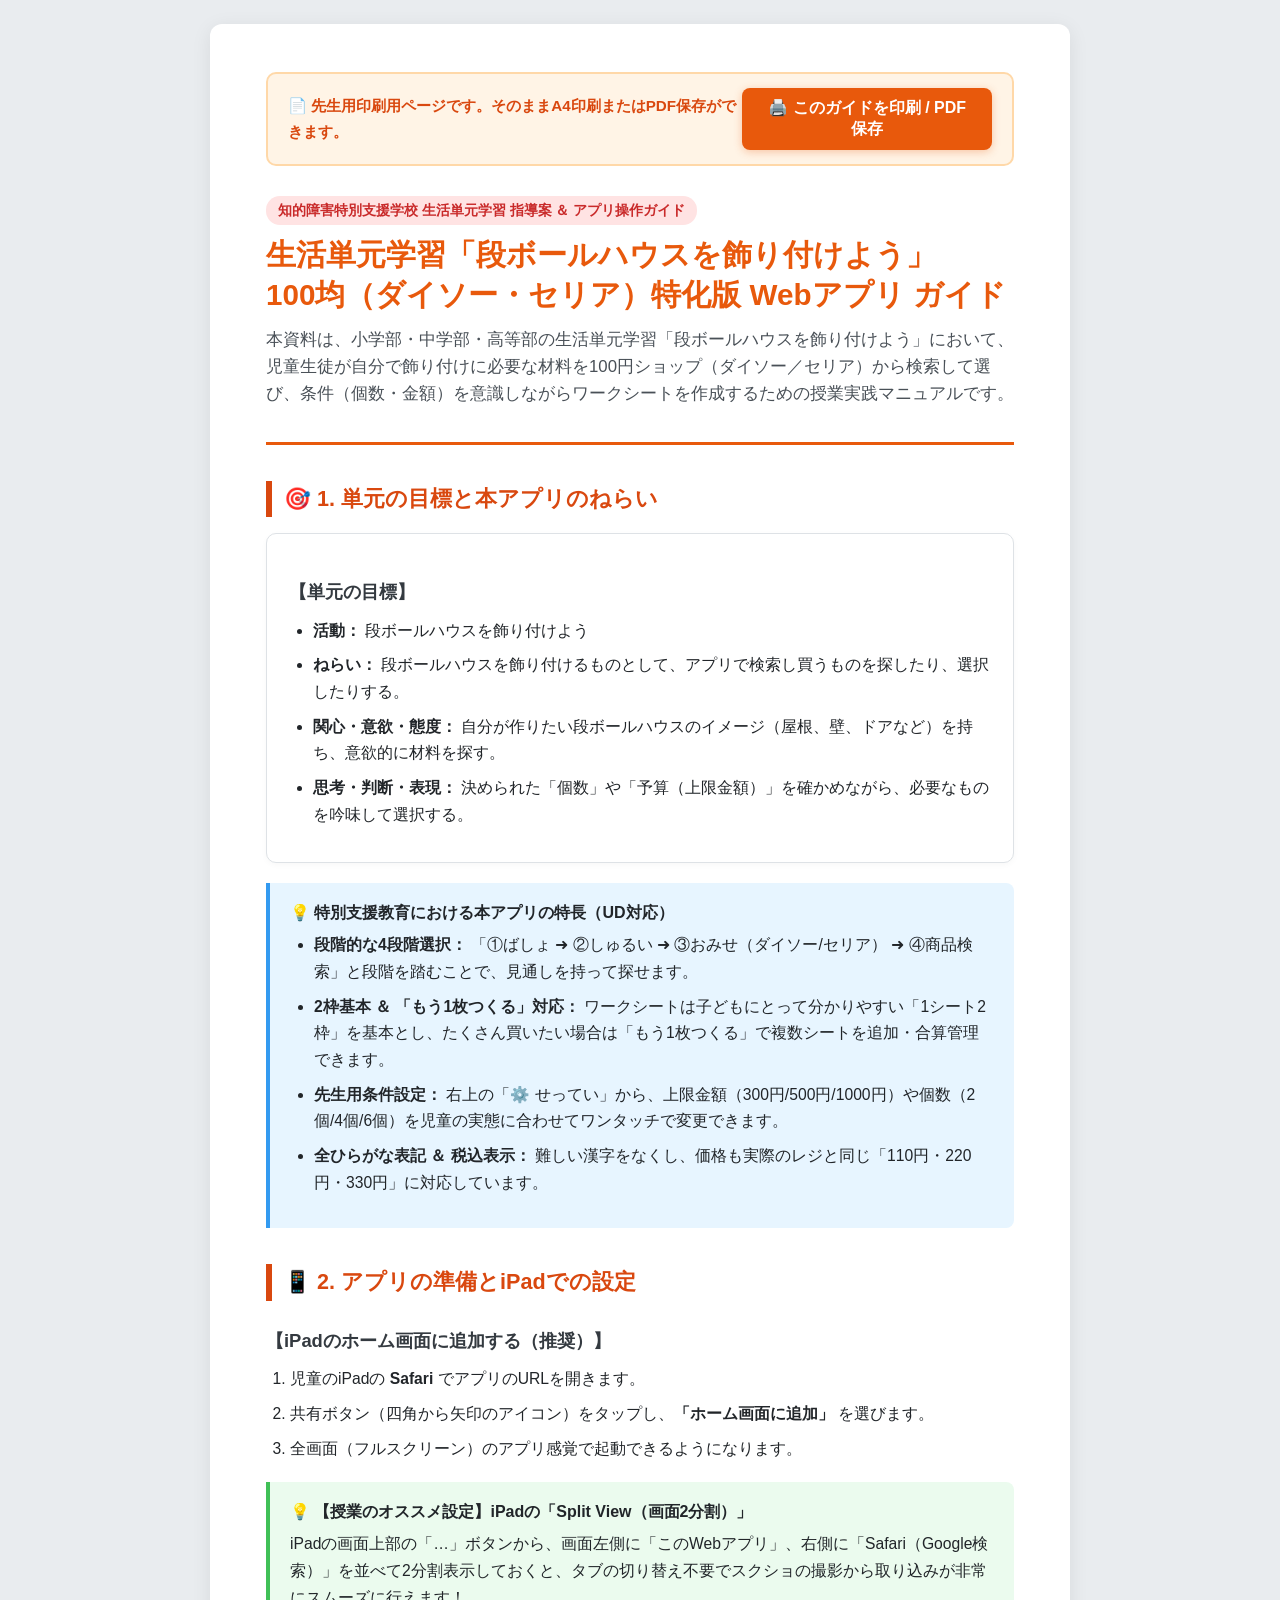
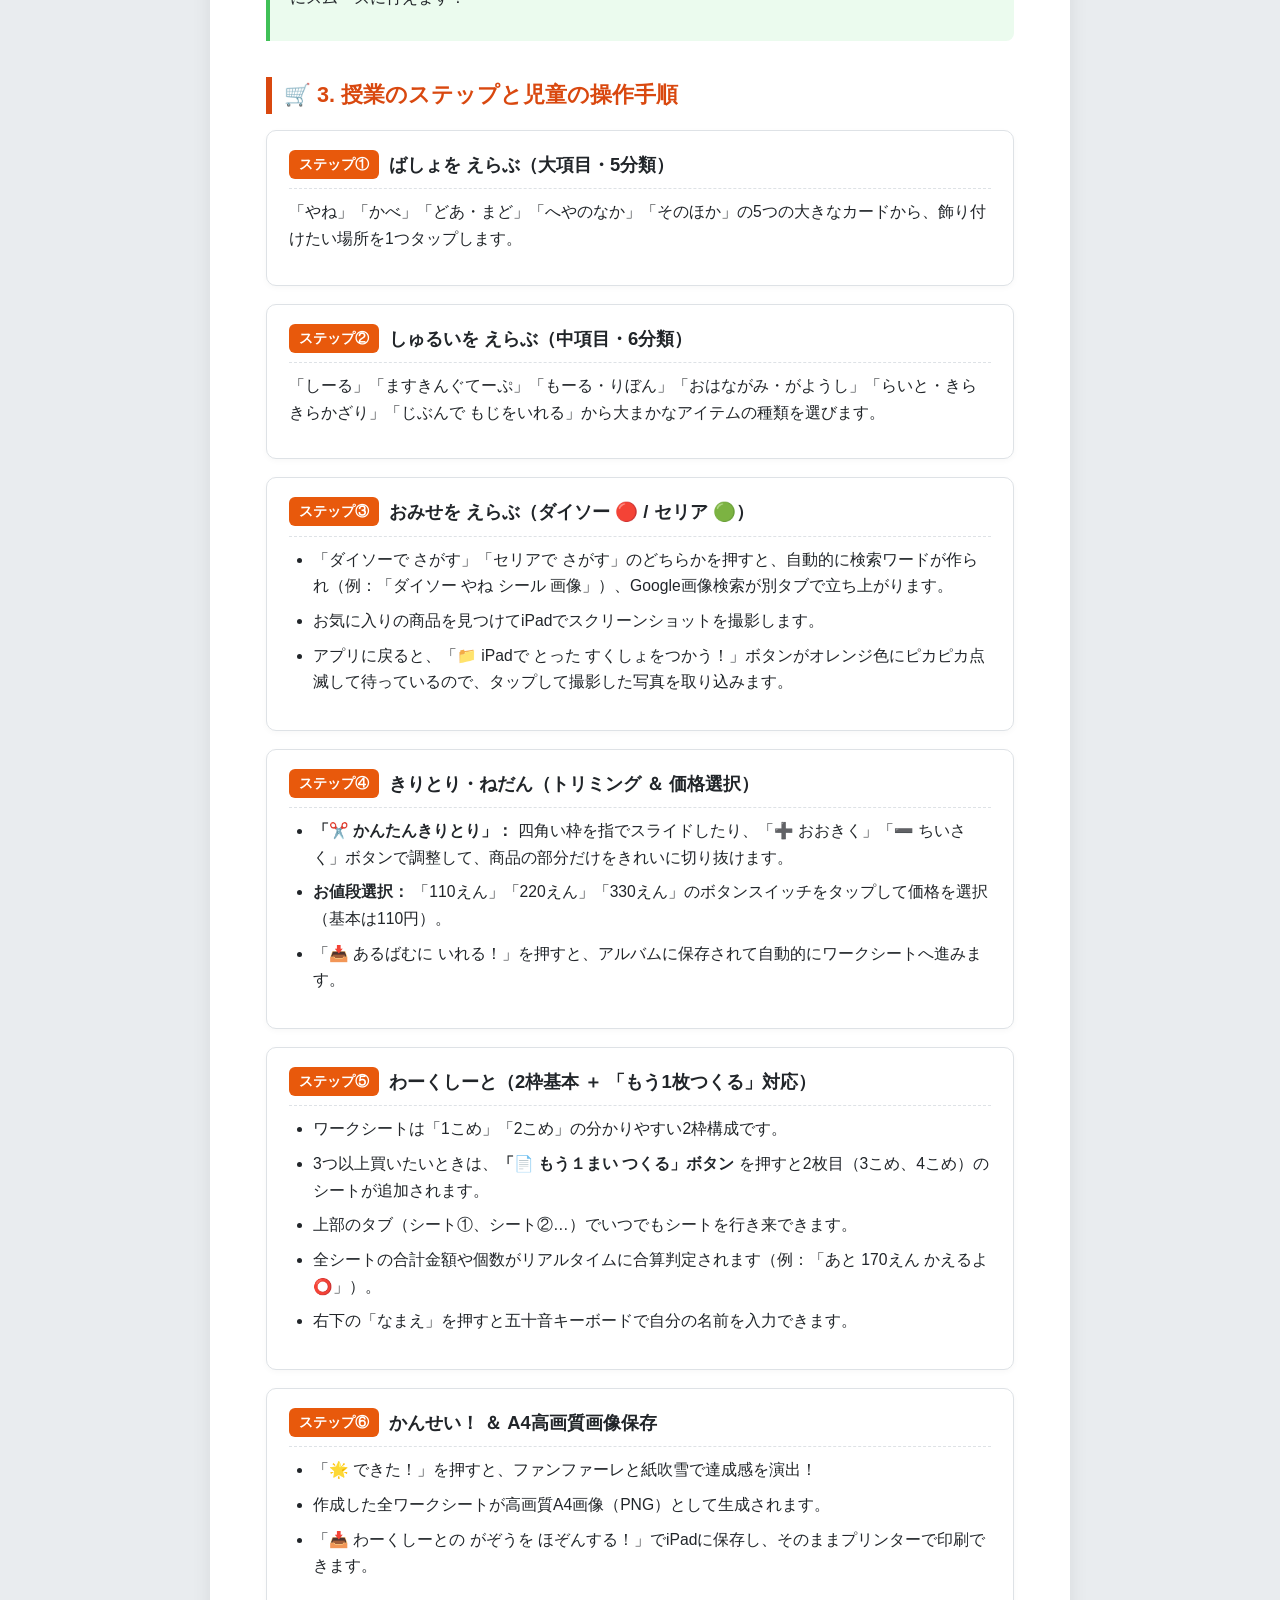
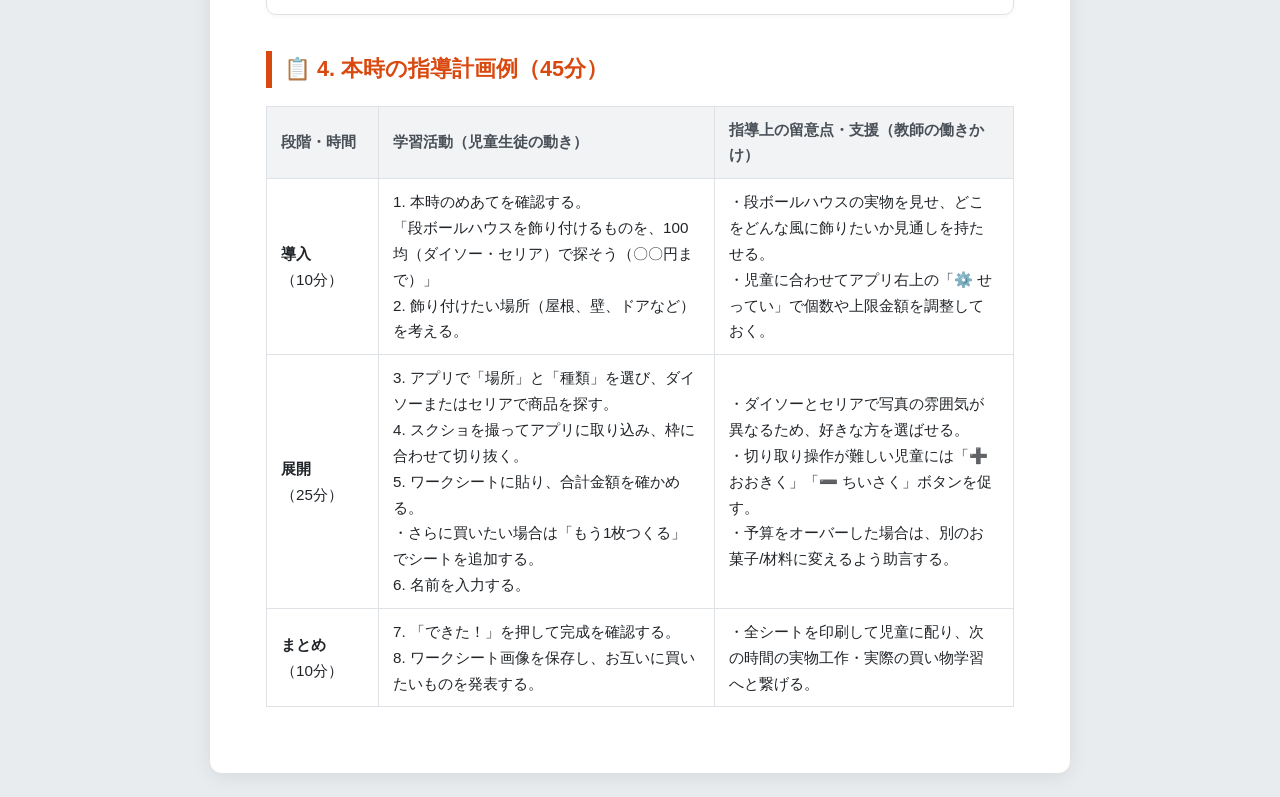
<file: teacher-guide.html>
<!DOCTYPE html>
<html lang="ja">
<head>
  <meta charset="UTF-8">
  <meta name="viewport" content="width=device-width, initial-scale=1.0">
  <title>【指導案・操作ガイド】生活単元学習「段ボールハウスを飾り付けよう」（100均特化版）</title>
  <style>
    :root {
      --primary: #e8590c;
      --secondary: #1971c2;
      --accent: #ffd43b;
      --dark: #212529;
      --gray: #495057;
      --light-bg: #f8f9fa;
      --border: #dee2e6;
    }

    * {
      box-sizing: border-box;
      margin: 0;
      padding: 0;
    }

    body {
      font-family: "Hiragino Maru Gothic ProN", "BIZ UDPGothic", "Yu Gothic", sans-serif;
      line-height: 1.7;
      color: var(--dark);
      background: #e9ecef;
      padding: 24px;
    }

    .document-container {
      max-width: 860px;
      margin: 0 auto;
      background: #ffffff;
      padding: 48px 56px;
      border-radius: 12px;
      box-shadow: 0 4px 20px rgba(0,0,0,0.08);
    }

    /* 印刷ボタンバー（画面表示時のみ） */
    .action-bar {
      display: flex;
      justify-content: space-between;
      align-items: center;
      background: #fff4e6;
      border: 2px solid #ffd8a8;
      padding: 14px 20px;
      border-radius: 10px;
      margin-bottom: 30px;
    }

    .action-bar-text {
      font-weight: 700;
      color: #d9480f;
      font-size: 0.95rem;
    }

    .btn-print {
      background: #e8590c;
      color: #ffffff;
      border: none;
      padding: 10px 22px;
      border-radius: 8px;
      font-size: 1rem;
      font-weight: 800;
      cursor: pointer;
      display: flex;
      align-items: center;
      gap: 8px;
      box-shadow: 0 2px 8px rgba(232, 89, 12, 0.3);
      transition: background 0.15s;
    }

    .btn-print:hover {
      background: #d9480f;
    }

    /* 文書ヘッダー */
    .doc-header {
      border-bottom: 3px solid var(--primary);
      padding-bottom: 20px;
      margin-bottom: 32px;
    }

    .doc-tag {
      display: inline-block;
      background: #ffe3e3;
      color: #c92a2a;
      font-weight: 800;
      font-size: 0.85rem;
      padding: 3px 12px;
      border-radius: 14px;
      margin-bottom: 10px;
    }

    h1.doc-title {
      font-size: 1.85rem;
      font-weight: 900;
      color: var(--primary);
      line-height: 1.35;
      margin-bottom: 12px;
    }

    .doc-summary {
      font-size: 1.05rem;
      color: var(--gray);
      line-height: 1.6;
    }

    /* セクション見出し */
    h2.section-title {
      font-size: 1.35rem;
      font-weight: 900;
      color: #d9480f;
      border-left: 6px solid #d9480f;
      padding-left: 12px;
      margin: 36px 0 16px 0;
      display: flex;
      align-items: center;
      gap: 8px;
    }

    h3.sub-title {
      font-size: 1.15rem;
      font-weight: 800;
      color: #343a40;
      margin: 24px 0 10px 0;
      display: flex;
      align-items: center;
      gap: 6px;
    }

    p {
      margin-bottom: 14px;
      font-size: 0.98rem;
    }

    /* リスト */
    ul, ol {
      margin-left: 24px;
      margin-bottom: 16px;
    }

    li {
      margin-bottom: 8px;
      font-size: 0.98rem;
    }

    /* 情報カード・コールアウト */
    .callout-box {
      background: var(--light-bg);
      border-left: 4px solid #ff922b;
      padding: 16px 20px;
      border-radius: 0 8px 8px 0;
      margin: 20px 0;
    }

    .callout-box.tip {
      background: #e7f5ff;
      border-left-color: #339af0;
    }

    .callout-box.success {
      background: #ebfbee;
      border-left-color: #40c057;
    }

    .callout-title {
      font-weight: 800;
      margin-bottom: 6px;
      color: #212529;
      display: flex;
      align-items: center;
      gap: 6px;
    }

    /* ステップカード */
    .step-card {
      border: 1px solid var(--border);
      border-radius: 10px;
      padding: 18px 22px;
      margin-bottom: 18px;
      background: #ffffff;
      box-shadow: 0 2px 6px rgba(0,0,0,0.03);
    }

    .step-card-header {
      display: flex;
      align-items: center;
      gap: 10px;
      margin-bottom: 10px;
      border-bottom: 1px dashed var(--border);
      padding-bottom: 8px;
    }

    .step-badge {
      background: #e8590c;
      color: #ffffff;
      font-weight: 900;
      font-size: 0.85rem;
      padding: 3px 10px;
      border-radius: 6px;
    }

    .step-name {
      font-size: 1.15rem;
      font-weight: 800;
      color: #212529;
    }

    /* 表 */
    table {
      width: 100%;
      border-collapse: collapse;
      margin: 18px 0;
      font-size: 0.95rem;
    }

    th, td {
      border: 1px solid var(--border);
      padding: 10px 14px;
      text-align: left;
    }

    th {
      background: #f1f3f5;
      font-weight: 800;
      color: #495057;
    }

    /* 印刷用スタイル（A4印刷時） */
    @media print {
      body {
        background: #ffffff;
        padding: 0;
      }

      .document-container {
        box-shadow: none;
        padding: 0;
        max-width: 100%;
      }

      .action-bar {
        display: none !important;
      }

      h2.section-title {
        break-after: avoid;
        margin-top: 24px;
      }

      .step-card {
        break-inside: avoid;
      }

      table {
        break-inside: avoid;
      }
    }
  </style>
</head>
<body>

  <div class="document-container">

    <!-- 印刷アクションバー -->
    <div class="action-bar">
      <div class="action-bar-text">
        📄 先生用印刷用ページです。そのままA4印刷またはPDF保存ができます。
      </div>
      <button class="btn-print" onclick="window.print()">
        🖨️ このガイドを印刷 / PDF保存
      </button>
    </div>

    <!-- 文書ヘッダー -->
    <header class="doc-header">
      <span class="doc-tag">知的障害特別支援学校 生活単元学習 指導案 ＆ アプリ操作ガイド</span>
      <h1 class="doc-title">生活単元学習「段ボールハウスを飾り付けよう」<br>100均（ダイソー・セリア）特化版 Webアプリ ガイド</h1>
      <p class="doc-summary">
        本資料は、小学部・中学部・高等部の生活単元学習「段ボールハウスを飾り付けよう」において、児童生徒が自分で飾り付けに必要な材料を100円ショップ（ダイソー／セリア）から検索して選び、条件（個数・金額）を意識しながらワークシートを作成するための授業実践マニュアルです。
      </p>
    </header>

    <!-- 1. 単元の目標と本アプリのねらい -->
    <section>
      <h2 class="section-title">🎯 1. 単元の目標と本アプリのねらい</h2>
      <div class="step-card">
        <h3 class="sub-title">【単元の目標】</h3>
        <ul>
          <li><strong>活動：</strong> 段ボールハウスを飾り付けよう</li>
          <li><strong>ねらい：</strong> 段ボールハウスを飾り付けるものとして、アプリで検索し買うものを探したり、選択したりする。</li>
          <li><strong>関心・意欲・態度：</strong> 自分が作りたい段ボールハウスのイメージ（屋根、壁、ドアなど）を持ち、意欲的に材料を探す。</li>
          <li><strong>思考・判断・表現：</strong> 決められた「個数」や「予算（上限金額）」を確かめながら、必要なものを吟味して選択する。</li>
        </ul>
      </div>

      <div class="callout-box tip">
        <div class="callout-title">💡 特別支援教育における本アプリの特長（UD対応）</div>
        <ul>
          <li><strong>段階的な4段階選択：</strong> 「①ばしょ ➜ ②しゅるい ➜ ③おみせ（ダイソー/セリア） ➜ ④商品検索」と段階を踏むことで、見通しを持って探せます。</li>
          <li><strong>2枠基本 ＆ 「もう1枚つくる」対応：</strong> ワークシートは子どもにとって分かりやすい「1シート2枠」を基本とし、たくさん買いたい場合は「もう1枚つくる」で複数シートを追加・合算管理できます。</li>
          <li><strong>先生用条件設定：</strong> 右上の「⚙️ せってい」から、上限金額（300円/500円/1000円）や個数（2個/4個/6個）を児童の実態に合わせてワンタッチで変更できます。</li>
          <li><strong>全ひらがな表記 ＆ 税込表示：</strong> 難しい漢字をなくし、価格も実際のレジと同じ「110円・220円・330円」に対応しています。</li>
        </ul>
      </div>
    </section>

    <!-- 2. アプリの構成と授業準備 -->
    <section>
      <h2 class="section-title">📱 2. アプリの準備とiPadでの設定</h2>
      <h3 class="sub-title">【iPadのホーム画面に追加する（推奨）】</h3>
      <ol>
        <li>児童のiPadの <strong>Safari</strong> でアプリのURLを開きます。</li>
        <li>共有ボタン（四角から矢印のアイコン）をタップし、<strong>「ホーム画面に追加」</strong> を選びます。</li>
        <li>全画面（フルスクリーン）のアプリ感覚で起動できるようになります。</li>
      </ol>

      <div class="callout-box success">
        <div class="callout-title">💡 【授業のオススメ設定】iPadの「Split View（画面2分割）」</div>
        <p>iPadの画面上部の「…」ボタンから、画面左側に「このWebアプリ」、右側に「Safari（Google検索）」を並べて2分割表示しておくと、タブの切り替え不要でスクショの撮影から取り込みが非常にスムーズに行えます！</p>
      </div>
    </section>

    <!-- 3. 授業のステップと操作手順 -->
    <section>
      <h2 class="section-title">🛒 3. 授業のステップと児童の操作手順</h2>

      <div class="step-card">
        <div class="step-card-header">
          <span class="step-badge">ステップ①</span>
          <span class="step-name">ばしょを えらぶ（大項目・5分類）</span>
        </div>
        <p>「やね」「かべ」「どあ・まど」「へやのなか」「そのほか」の5つの大きなカードから、飾り付けたい場所を1つタップします。</p>
      </div>

      <div class="step-card">
        <div class="step-card-header">
          <span class="step-badge">ステップ②</span>
          <span class="step-name">しゅるいを えらぶ（中項目・6分類）</span>
        </div>
        <p>「しーる」「ますきんぐてーぷ」「もーる・りぼん」「おはながみ・がようし」「らいと・きらきらかざり」「じぶんで もじをいれる」から大まかなアイテムの種類を選びます。</p>
      </div>

      <div class="step-card">
        <div class="step-card-header">
          <span class="step-badge">ステップ③</span>
          <span class="step-name">おみせを えらぶ（ダイソー 🔴 / セリア 🟢）</span>
        </div>
        <ul>
          <li>「ダイソーで さがす」「セリアで さがす」のどちらかを押すと、自動的に検索ワードが作られ（例：「ダイソー やね シール 画像」）、Google画像検索が別タブで立ち上がります。</li>
          <li>お気に入りの商品を見つけてiPadでスクリーンショットを撮影します。</li>
          <li>アプリに戻ると、「📁 iPadで とった すくしょをつかう！」ボタンがオレンジ色にピカピカ点滅して待っているので、タップして撮影した写真を取り込みます。</li>
        </ul>
      </div>

      <div class="step-card">
        <div class="step-card-header">
          <span class="step-badge">ステップ④</span>
          <span class="step-name">きりとり・ねだん（トリミング ＆ 価格選択）</span>
        </div>
        <ul>
          <li><strong>「✂️ かんたんきりとり」：</strong> 四角い枠を指でスライドしたり、「➕ おおきく」「➖ ちいさく」ボタンで調整して、商品の部分だけをきれいに切り抜けます。</li>
          <li><strong>お値段選択：</strong> 「110えん」「220えん」「330えん」のボタンスイッチをタップして価格を選択（基本は110円）。</li>
          <li>「📥 あるばむに いれる！」を押すと、アルバムに保存されて自動的にワークシートへ進みます。</li>
        </ul>
      </div>

      <div class="step-card">
        <div class="step-card-header">
          <span class="step-badge">ステップ⑤</span>
          <span class="step-name">わーくしーと（2枠基本 ＋ 「もう1枚つくる」対応）</span>
        </div>
        <ul>
          <li>ワークシートは「1こめ」「2こめ」の分かりやすい2枠構成です。</li>
          <li>3つ以上買いたいときは、<strong>「📄 もう１まい つくる」ボタン</strong> を押すと2枚目（3こめ、4こめ）のシートが追加されます。</li>
          <li>上部のタブ（シート①、シート②…）でいつでもシートを行き来できます。</li>
          <li>全シートの合計金額や個数がリアルタイムに合算判定されます（例：「あと 170えん かえるよ⭕」）。</li>
          <li>右下の「なまえ」を押すと五十音キーボードで自分の名前を入力できます。</li>
        </ul>
      </div>

      <div class="step-card">
        <div class="step-card-header">
          <span class="step-badge">ステップ⑥</span>
          <span class="step-name">かんせい！ ＆ A4高画質画像保存</span>
        </div>
        <ul>
          <li>「🌟 できた！」を押すと、ファンファーレと紙吹雪で達成感を演出！</li>
          <li>作成した全ワークシートが高画質A4画像（PNG）として生成されます。</li>
          <li>「📥 わーくしーとの がぞうを ほぞんする！」でiPadに保存し、そのままプリンターで印刷できます。</li>
        </ul>
      </div>
    </section>

    <!-- 4. 指導計画例 -->
    <section>
      <h2 class="section-title">📋 4. 本時の指導計画例（45分）</h2>
      <table>
        <thead>
          <tr>
            <th style="width: 15%;">段階・時間</th>
            <th style="width: 45%;">学習活動（児童生徒の動き）</th>
            <th style="width: 40%;">指導上の留意点・支援（教師の働きかけ）</th>
          </tr>
        </thead>
        <tbody>
          <tr>
            <td><strong>導入</strong><br>（10分）</td>
            <td>
              1. 本時のめあてを確認する。<br>
              「段ボールハウスを飾り付けるものを、100均（ダイソー・セリア）で探そう（〇〇円まで）」<br>
              2. 飾り付けたい場所（屋根、壁、ドアなど）を考える。
            </td>
            <td>
              ・段ボールハウスの実物を見せ、どこをどんな風に飾りたいか見通しを持たせる。<br>
              ・児童に合わせてアプリ右上の「⚙️ せってい」で個数や上限金額を調整しておく。
            </td>
          </tr>
          <tr>
            <td><strong>展開</strong><br>（25分）</td>
            <td>
              3. アプリで「場所」と「種類」を選び、ダイソーまたはセリアで商品を探す。<br>
              4. スクショを撮ってアプリに取り込み、枠に合わせて切り抜く。<br>
              5. ワークシートに貼り、合計金額を確かめる。<br>
              ・さらに買いたい場合は「もう1枚つくる」でシートを追加する。<br>
              6. 名前を入力する。
            </td>
            <td>
              ・ダイソーとセリアで写真の雰囲気が異なるため、好きな方を選ばせる。<br>
              ・切り取り操作が難しい児童には「➕ おおきく」「➖ ちいさく」ボタンを促す。<br>
              ・予算をオーバーした場合は、別のお菓子/材料に変えるよう助言する。
            </td>
          </tr>
          <tr>
            <td><strong>まとめ</strong><br>（10分）</td>
            <td>
              7. 「できた！」を押して完成を確認する。<br>
              8. ワークシート画像を保存し、お互いに買いたいものを発表する。
            </td>
            <td>
              ・全シートを印刷して児童に配り、次の時間の実物工作・実際の買い物学習へと繋げる。
            </td>
          </tr>
        </tbody>
      </table>
    </section>

  </div>

</body>
</html>
</file>
